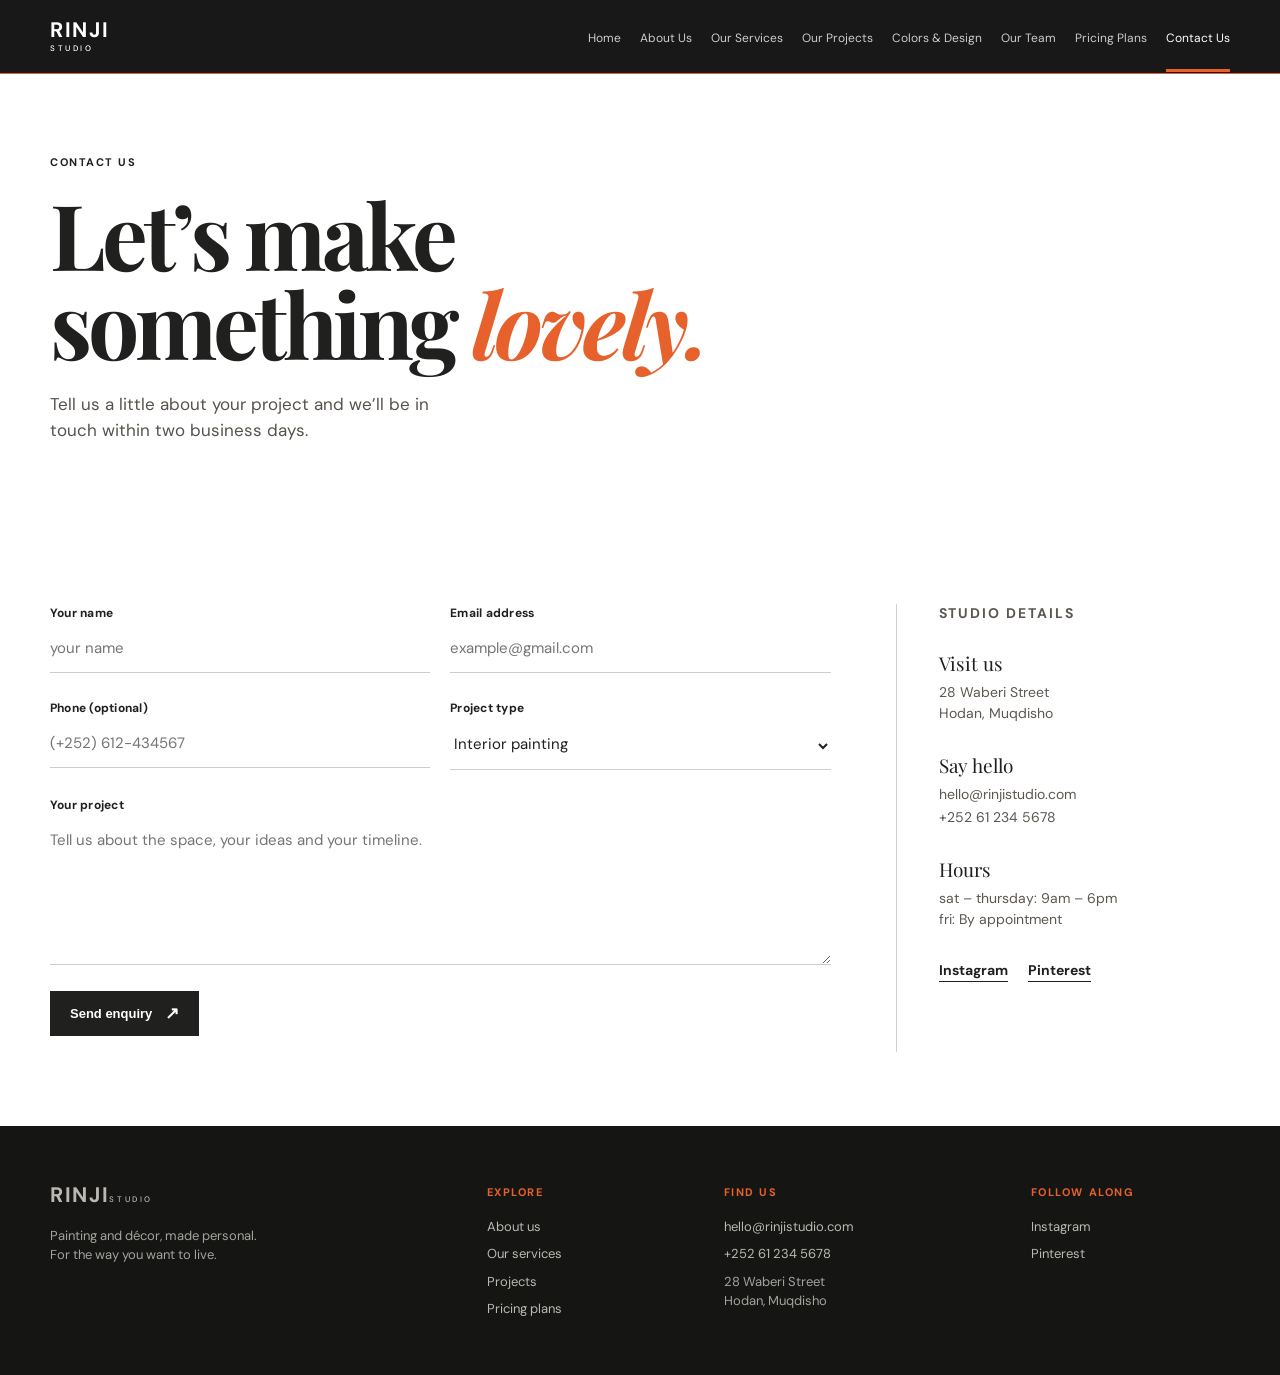
<file: contact.html>
<!doctype html>
<html lang="en">

<head>
  <meta charset="UTF-8" />
  <meta name="viewport" content="width=device-width, initial-scale=1.0" />
  <meta name="description" content="Contact RINJI Studio." />
  <title>Contact Us | RINJI Studio</title>
  <link rel="preconnect" href="https://fonts.googleapis.com" />
  <link rel="preconnect" href="https://fonts.gstatic.com" crossorigin />
  <link
    href="https://fonts.googleapis.com/css2?family=DM+Sans:wght@400;500;600;700&amp;family=Playfair+Display:wght@600;700;800&amp;display=swap"
    rel="stylesheet" />
  <link rel="stylesheet" href="styles.css" />
</head>

<body data-page="contact">
  <header class="site-header">
    <div class="container nav-wrap"><a class="logo" href="index.html"><span>RINJI</span><i>STUDIO</i></a>
      <nav class="desktop-nav" aria-label="Primary navigation"><a href="index.html">Home</a><a href="about.html">About
          Us</a><a href="services.html">Our Services</a><a href="projects.html">Our Projects</a><a
          href="colors.html">Colors &amp; Design</a><a href="team.html">Our Team</a><a href="pricing.html">Pricing
          Plans</a><a href="contact.html" class="active">Contact Us</a></nav>
    </div>
  </header>
  <main>
    <section class="contact-hero">
      <div class="container">
        <p class="eyebrow">Contact us</p>
        <h1>Let’s make<br />something <em>lovely.</em></h1>
        <p>Tell us a little about your project and we’ll be in touch within two business days.</p>
      </div>
    </section>
    <section class="container contact-layout">
      <form class="contact-form" id="contact-form">
        <div class="field-row"><label>Your name<input required name="name" type="text"
              placeholder="your name" /></label><label>Email address<input required name="email" type="email"
              placeholder="example@gmail.com" /></label></div>
        <div class="field-row"><label>Phone (optional)<input name="phone" type="tel"
              placeholder="(+252) 612-434567" /></label><label>Project type<select name="type">
              <option>Interior painting</option>
              <option>Decorative finishes</option>
              <option>Colour &amp; décor consultation</option>
              <option>Whole-home transformation</option>
            </select></label></div><label>Your project<textarea required name="message" rows="6"
            placeholder="Tell us about the space, your ideas and your timeline."></textarea></label><button
          class="button button-dark" type="submit">Send enquiry <span>↗</span></button>
        <p class="form-status" aria-live="polite"></p>
      </form>
      <aside class="contact-details">
        <p class="eyebrow">Studio details</p>
        <div>
          <h3>Visit us</h3>
          <p>28 Waberi Street<br />Hodan, Muqdisho</p>
        </div>
        <div>
          <h3>Say hello</h3><a href="mailto:hello@rinjistudio.com">hello@rinjistudio.com</a><a
            href="tel:+252612345678">+252 61 234 5678</a>
        </div>
        <div>
          <h3>Hours</h3>
          <p>sat – thursday: 9am – 6pm<br />fri: By appointment</p>
        </div>
        <div class="social-links"><a href="#">Instagram</a><a href="#">Pinterest</a></div>
      </aside>
    </section>
    <section class="contact-image"
      style="--bg:url('https://images.unsplash.com/photo-1618220179428-22790b461013?auto=format&amp;fit=crop&amp;w=2000&amp;q=85')">
      <div class="container">
        <p class="eyebrow light">A little colour can go a long way</p>
      </div>
    </section>
  </main>
  <footer class="site-footer">
    <div class="container footer-main">
      <div class="footer-brand"><a class="logo" href="index.html"><span>RINJI</span><i>STUDIO</i></a>
        <p>Painting and décor, made personal.<br />For the way you want to live.</p>
      </div>
      <div>
        <h4>Explore</h4><a href="about.html">About us</a><a href="services.html">Our services</a><a
          href="projects.html">Projects</a><a href="pricing.html">Pricing plans</a>
      </div>
      <div>
        <h4>Find us</h4><a href="mailto:hello@rinjistudio.com">hello@rinjistudio.com</a><a href="tel:+252612345678">+252
          61 234 5678</a>
        <p>28 Waberi Street<br />Hodan, Muqdisho</p>
      </div>
      <div>
        <h4>Follow along</h4><a href="#">Instagram</a><a href="#">Pinterest</a>
      </div>
    </div>

  </footer>
</body>

</html>
</file>
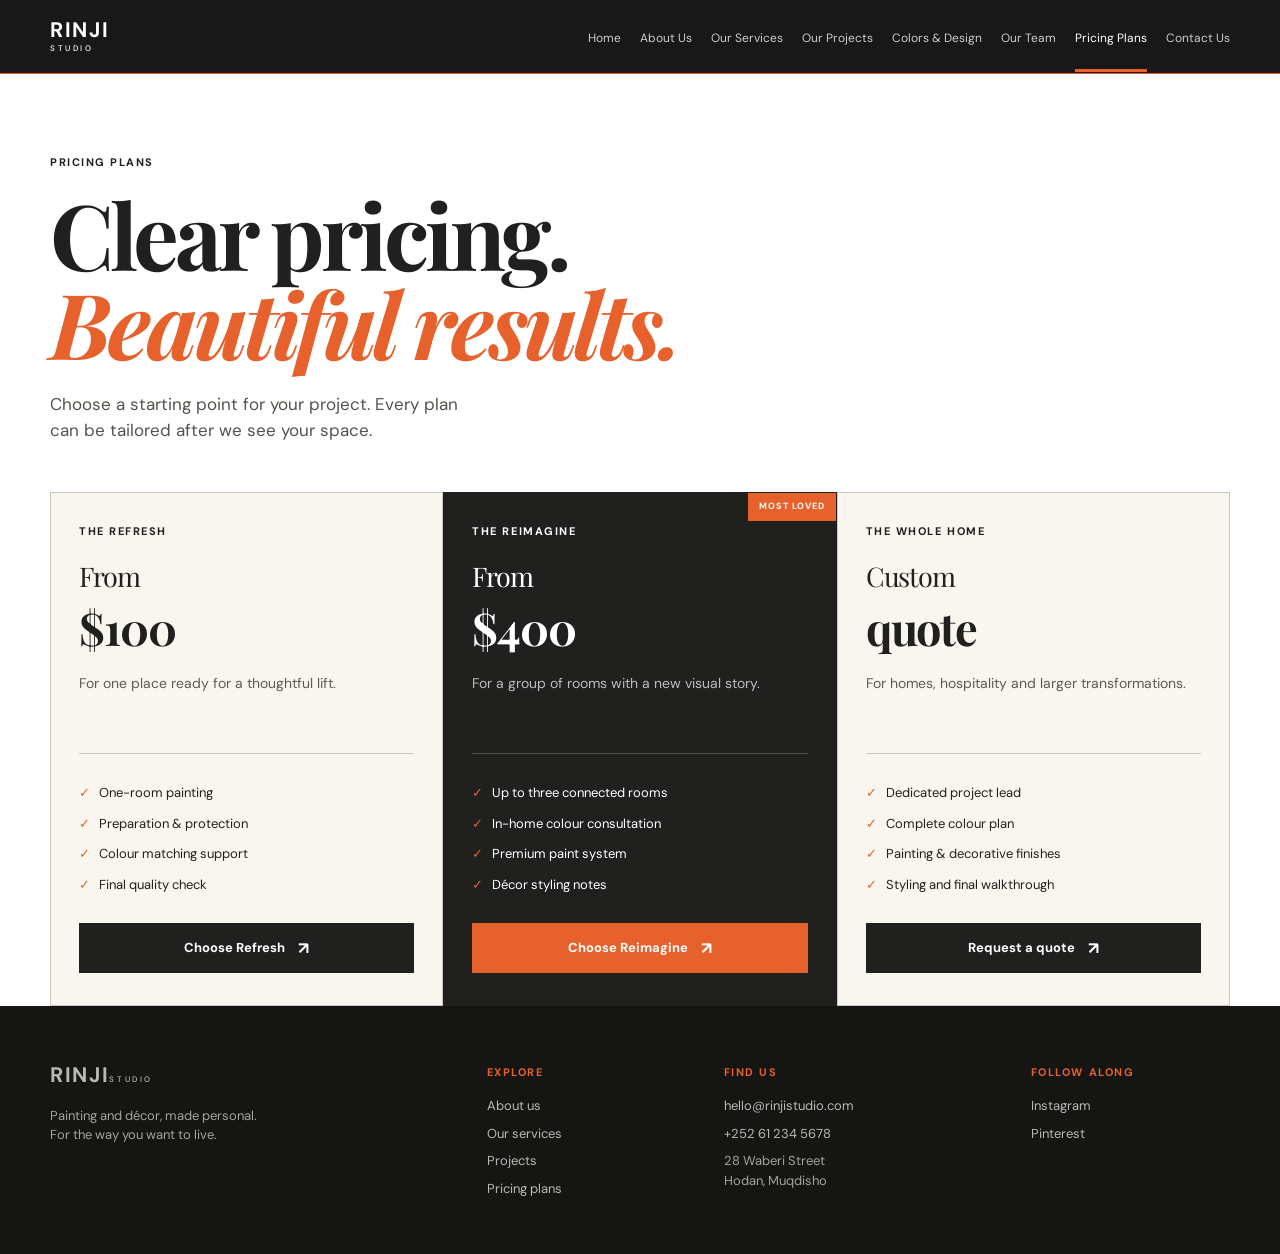
<file: pricing.html>
<!doctype html>
<html lang="en">

<head>
  <meta charset="UTF-8" />
  <meta name="viewport" content="width=device-width, initial-scale=1.0" />
  <meta name="description" content="RINJI Studio pricing plans." />
  <title>Pricing Plans | RINJI Studio</title>
  <link rel="preconnect" href="https://fonts.googleapis.com" />
  <link rel="preconnect" href="https://fonts.gstatic.com" crossorigin />
  <link
    href="https://fonts.googleapis.com/css2?family=DM+Sans:wght@400;500;600;700&amp;family=Playfair+Display:wght@600;700;800&amp;display=swap"
    rel="stylesheet" />
  <link rel="stylesheet" href="styles.css" />
</head>

<body data-page="pricing">
  <header class="site-header">
    <div class="container nav-wrap"><a class="logo" href="index.html"><span>RINJI</span><i>STUDIO</i></a>
      <nav class="desktop-nav" aria-label="Primary navigation"><a href="index.html">Home</a><a href="about.html">About
          Us</a><a href="services.html">Our Services</a><a href="projects.html">Our Projects</a><a
          href="colors.html">Colors &amp; Design</a><a href="team.html">Our Team</a><a href="pricing.html"
          class="active">Pricing Plans</a><a href="contact.html">Contact Us</a></nav>
    </div>
  </header>
  <main>
    <section class="pricing-hero">
      <div class="container">
        <p class="eyebrow">Pricing plans</p>
        <h1>Clear pricing.<br /><em>Beautiful results.</em></h1>
        <p>Choose a starting point for your project. Every plan can be tailored after we see your space.</p>
      </div>
    </section>
    <section class="container pricing-grid">
      <article class="price-card">
        <p class="eyebrow">The Refresh</p>
        <h2>From <strong>$100</strong></h2>
        <p>For one place ready for a thoughtful lift.</p>
        <ul>
          <li>One-room painting</li>
          <li>Preparation &amp; protection</li>
          <li>Colour matching support</li>
          <li>Final quality check</li>
        </ul><a class="button button-dark" href="contact.html">Choose Refresh <span>↗</span></a>
      </article>
      <article class="price-card featured">
        <div class="popular">Most loved</div>
        <p class="eyebrow light">The Reimagine</p>
        <h2>From <strong>$400</strong></h2>
        <p>For a group of rooms with a new visual story.</p>
        <ul>
          <li>Up to three connected rooms</li>
          <li>In-home colour consultation</li>
          <li>Premium paint system</li>
          <li>Décor styling notes</li>
        </ul><a class="button button-primary" href="contact.html">Choose Reimagine <span>↗</span></a>
      </article>
      <article class="price-card">
        <p class="eyebrow">The Whole Home</p>
        <h2>Custom <strong>quote</strong></h2>
        <p>For homes, hospitality and larger transformations.</p>
        <ul>
          <li>Dedicated project lead</li>
          <li>Complete colour plan</li>
          <li>Painting &amp; decorative finishes</li>
          <li>Styling and final walkthrough</li>
        </ul><a class="button button-dark" href="contact.html">Request a quote <span>↗</span></a>
      </article>
    </section>
    <section class="section pricing-included">
      <div class="container">
        <div>
          <p class="eyebrow">Always included</p>
          <h2>The details you<br />should never have<br />to <em>ask for.</em></h2>
        </div>
        <!-- <div class="included-grid">
          <p><span>✦</span><b>Clear communication</b>Know what is happening, and when.</p>
          <p><span>✦</span><b>Respect for your home</b>Clean, careful and considered from day one.</p>
          <p><span>✦</span><b>Work that lasts</b>Excellent materials and rigorous preparation.</p>
          <p><span>✦</span><b>Final walkthrough</b>We only leave when everything feels right.</p>
        </div>
      </div>
    </section>
    <section class="faq-mini container">
      <p class="eyebrow">A few questions</p>
      <hr class="section-rule" />
      <article>
        <h3>Can you work with my own paint colours?</h3>
        <p>Absolutely. We can match an existing palette, refine it, or build a new one around a favourite shade.</p>
      </article>
      <article>
        <h3>How soon can a project begin?</h3>
        <p>Most small projects can be scheduled within two to four weeks after your consultation.</p>
      </article>
      <article>
        <h3>Do you offer a warranty?</h3>
        <p>Yes. Our craft warranty covers workmanship, and we will explain the details before work begins.</p>
      </article>
    </section> -->
  </main>
  <footer class="site-footer">
    <div class="container footer-main">
      <div class="footer-brand"><a class="logo" href="index.html"><span>RINJI</span><i>STUDIO</i></a>
        <p>Painting and décor, made personal.<br />For the way you want to live.</p>
      </div>
      <div>
        <h4>Explore</h4><a href="about.html">About us</a><a href="services.html">Our services</a><a
          href="projects.html">Projects</a><a href="pricing.html">Pricing plans</a>
      </div>
      <div>
        <h4>Find us</h4><a href="mailto:hello@rinjistudio.com">hello@rinjistudio.com</a><a href="tel:+252612345678">+252
          61 234 5678</a>
        <p>28 Waberi Street<br />Hodan, Muqdisho</p>
      </div>
      <div>
        <h4>Follow along</h4><a href="#">Instagram</a><a href="#">Pinterest</a>
      </div>
    </div>
   
  </footer>
</body>

</html>
</file>
<file: styles.css>
:root {
  --ink: #20211f;
  --paper: #f5f0e9;
  --orange: #e6612c;
  --green: #69705b;
  --line: rgba(32, 33, 31, .18);
  --serif: 'Playfair Display', Georgia, serif;
  --sans: 'DM Sans', Arial, sans-serif
}

* {
  box-sizing: border-box
}

body {
  margin: 0;
  background: var(--paper);
  color: var(--ink);
  font: 16px/1.5 var(--sans)
}

a {
  color: inherit;
  text-decoration: none
}

img {
  display: block;
  width: 100%
}

h1,
h2,
h3,
p {
  margin-top: 0
}

h1,
h2 {
  font-family: var(--serif);
  letter-spacing: -.045em;
  font-weight: 700
}

h1 {
  font-size: clamp(3.5rem, 7.1vw, 6.6rem);
  line-height: .98;
  margin-bottom: 25px
}

h2 {
  font-size: clamp(2.4rem, 4.7vw, 4.55rem);
  line-height: 1.03;
  margin-bottom: 22px
}

h3 {
  font-size: 1.45rem;
  line-height: 1.12
}

em {
  color: var(--orange);
  font-style: italic
}

.container {
  width: min(1180px, calc(100% - 64px));
  margin-inline: auto
}

.section {
  padding: 120px 0
}

.eyebrow {
  margin-bottom: 21px;
  font-size: 11px;
  font-weight: 700;
  letter-spacing: .14em;
  line-height: 1.1;
  text-transform: uppercase
}

.eyebrow.light {
  color: #fff
}

.lead {
  font-size: 20px;
  line-height: 1.55
}

.section-rule {
  margin: 30px 0;
  border: 0;
  border-top: 1px solid var(--line)
}

.site-header {
  position: absolute;
  z-index: 10;
  width: 100%;
  color: #fff;
  border-bottom: 1px solid rgba(255, 255, 255, .25)
}

body:not([data-page="home"]):not([data-page="about"]):not([data-page="services"]):not([data-page="team"]) .site-header {
  position: relative;
  color: var(--ink);
  border-color: var(--line)
}

.nav-wrap {
  display: flex;
  align-items: center;
  gap: 30px;
  height: 78px
}

.logo {
  display: inline-flex;
  flex: none;
  flex-direction: column;
  min-width: 115px;
  letter-spacing: .12em;
  line-height: .75
}

.logo span {
  font-size: 21px;
  font-weight: 700;
  letter-spacing: .08em
}

.logo i {
  margin-top: 6px;
  font-size: 8px;
  font-style: normal;
  font-weight: 500;
  letter-spacing: .32em
}

.desktop-nav {
  display: flex;
  align-items: center;
  gap: 19px;
  margin-left: auto
}

.desktop-nav a {
  padding: 28px 0 24px;
  border-bottom: 2px solid transparent;
  font-size: 12px;
  opacity: .78;
  white-space: nowrap
}

.desktop-nav .active {
  border-color: var(--orange);
  opacity: 1
}

.hero {
  position: relative;
  display: flex;
  align-items: center;
  min-height: 800px;
  overflow: hidden;
  color: #fff;
  background: linear-gradient(90deg, rgba(22, 22, 19, .8), rgba(22, 22, 19, .38)), var(--bg) center/cover
}

.hero:after {
  position: absolute;
  inset: 0;
  content: '';
  background: linear-gradient(0deg, rgba(0, 0, 0, .35), transparent 55%)
}

.hero-content {
  position: relative;
  z-index: 1;
  padding-top: 75px
}

.hero-copy {
  width: min(470px, 90%);
  margin-bottom: 32px;
  font-size: 18px;
  color: rgba(255, 255, 255, .9)
}

.hero-glow {
  position: absolute;
  right: 10%;
  bottom: -20%;
  width: 440px;
  height: 440px;
  background: var(--orange);
  filter: blur(150px);
  opacity: .18
}

.hero-note {
  position: absolute;
  z-index: 1;
  right: max(32px, calc((100vw - 1180px)/2));
  bottom: 0;
  display: flex;
  gap: 12px;
  width: 310px;
  padding: 24px 27px;
  color: #fff;
  background: var(--orange);
  font-size: 13px
}

.hero-note p {
  margin: 0
}

.note-dot {
  display: block;
  flex: none;
  width: 9px;
  height: 9px;
  margin-top: 5px;
  border-radius: 50%;
  background: #fff
}

.button {
  display: inline-flex;
  align-items: center;
  justify-content: center;
  gap: 13px;
  padding: 14px 19px;
  border: 1px solid transparent;
  font-size: 13px;
  font-weight: 700
}

.button span {
  font-size: 17px;
  line-height: 0
}

.button-primary {
  color: #fff;
  background: var(--orange)
}

.button-ghost {
  margin-left: 8px;
  border-color: rgba(255, 255, 255, .65);
  color: #fff
}

.button-dark {
  color: #fff;
  background: var(--ink)
}

.button-outline-light {
  border-color: rgba(255, 255, 255, .7);
  color: #fff
}

.text-link {
  display: inline-flex;
  align-items: center;
  gap: 12px;
  margin-top: 12px;
  padding-bottom: 5px;
  border-bottom: 1px solid currentColor;
  font-weight: 700
}

.intro-section {
  padding-top: 115px;
  padding-bottom: 100px
}

.intro-grid {
  display: grid;
  grid-template-columns: 1.12fr .88fr;
  gap: 80px;
  align-items: end
}

.intro-grid .lead {
  margin-bottom: 24px
}

.stats-row {
  display: grid;
  grid-template-columns: repeat(4, 1fr);
  gap: 20px;
  margin-top: 65px;
  padding-top: 24px;
  border-top: 1px solid var(--line)
}

.stats-row strong {
  display: block;
  font-family: var(--serif);
  font-size: 43px;
  letter-spacing: -.05em
}

.stats-row span {
  color: #66645f;
  font-size: 12px
}

.section-dark {
  padding: 110px 0 120px;
  color: #fff;
  background: var(--ink)
}

.section-heading {
  margin-bottom: 48px
}

.section-heading.spread {
  display: flex;
  align-items: end;
  justify-content: space-between;
  gap: 32px
}

.section-heading h2 {
  margin-bottom: 0
}

.project-grid {
  display: grid;
  grid-template-columns: 1.5fr 1fr 1fr;
  gap: 18px;
  align-items: start
}

.project-card {
  position: relative;
  min-height: 400px;
  overflow: hidden;
  background: #444
}

.project-card.project-large {
  min-height: 530px
}

.project-card img {
  position: absolute;
  inset: 0;
  height: 100%;
  object-fit: cover
}

.project-card:after {
  position: absolute;
  inset: 50% 0 0;
  content: '';
  background: linear-gradient(transparent, rgba(0, 0, 0, .73))
}

.project-info {
  position: absolute;
  z-index: 1;
  bottom: 18px;
  left: 19px;
  color: #fff
}

.project-info b,
.project-info small {
  display: block
}

.project-info b {
  font-size: 16px
}

.project-info small {
  margin-top: 3px;
  font-size: 11px;
  opacity: .8
}

.services-strip {
  background: #e9d7c3
}

.split-media {
  display: grid;
  grid-template-columns: 1fr 1fr
}

.image-block {
  min-height: 610px
}

.image-block img {
  height: 100%;
  object-fit: cover
}

.content-block {
  display: flex;
  flex-direction: column;
  justify-content: center;
  padding: 100px clamp(38px, 7vw, 100px)
}

.content-block>p:not(.eyebrow) {
  max-width: 450px;
  margin-bottom: 32px;
  color: #55514a;
  font-size: 17px
}

.service-list {
  border-top: 1px solid rgba(32, 33, 31, .35)
}

.service-list a {
  display: flex;
  align-items: center;
  padding: 16px 0;
  border-bottom: 1px solid rgba(32, 33, 31, .35);
  font-size: 15px;
  font-weight: 600
}

.service-list span {
  margin-right: 14px;
  color: #777;
  font-size: 11px
}

.service-list i {
  margin-left: auto;
  color: var(--orange);
  font-size: 20px;
  font-style: normal
}

.quote-band {
  display: grid;
  align-items: center;
  min-height: 510px;
  color: #fff;
  background: linear-gradient(90deg, rgba(24, 25, 23, .8), rgba(24, 25, 23, .48)), var(--bg) center/cover
}

.quote-content {
  max-width: 930px
}

.quote-mark {
  display: block;
  height: 70px;
  color: var(--orange);
  font: 110px/1 var(--serif)
}

blockquote {
  margin: 0 0 25px;
  font: clamp(2rem, 4.3vw, 4rem)/1.12 var(--serif);
  letter-spacing: -.04em
}

.quote-content p {
  font-size: 12px;
  letter-spacing: .12em;
  text-transform: uppercase
}

.process-section .section-heading {
  max-width: 650px
}

.process-grid {
  display: grid;
  grid-template-columns: repeat(3, 1fr);
  border-top: 1px solid var(--line)
}

.process-grid article {
  min-height: 220px;
  padding: 28px 35px 10px 0
}

.process-grid article+article {
  padding-left: 35px;
  border-left: 1px solid var(--line)
}

.process-grid span,
.values-grid b {
  color: var(--orange);
  font-size: 12px;
  font-weight: 700
}

.process-grid h3 {
  margin: 30px 0 8px
}

.process-grid p {
  color: #65625d;
  font-size: 14px
}

.cta-section,
.project-cta {
  padding: 90px 0;
  color: #fff;
  background: var(--ink)
}

.cta-inner {
  display: flex;
  align-items: center;
  justify-content: space-between;
  gap: 30px
}

.cta-inner h2 {
  margin: 0
}

.site-footer {
  padding-top: 68px;
  color: #f3eee7;
  background: #151614
}

.footer-main {
  display: grid;
  grid-template-columns: 2fr 1fr 1.35fr 1fr;
  gap: 38px;
  padding-bottom: 64px
}

.footer-brand p {
  margin-top: 22px;
  font-size: 14px;
  opacity: .62
}

.site-footer h4 {
  margin: 4px 0 16px;
  color: var(--orange);
  font-size: 11px;
  letter-spacing: .14em;
  text-transform: uppercase
}

.site-footer a {
  display: block;
  margin: 8px 0;
  font-size: 13px;
  opacity: .75
}

.site-footer p {
  font-size: 13px;
  opacity: .65
}

.footer-bottom {
  display: flex;
  justify-content: space-between;
  padding: 17px 0 24px;
  border-top: 1px solid rgba(255, 255, 255, .13);
  font-size: 11px;
  opacity: .55
}

.page-hero,
.team-hero {
  display: flex;
  align-items: center;
  min-height: 620px;
  color: #fff;
  background: linear-gradient(90deg, rgba(22, 23, 20, .78), rgba(22, 23, 20, .25)), var(--bg) center/cover
}

.page-hero .container,
.team-hero .container {
  padding-top: 70px
}

.page-hero p:not(.eyebrow),
.team-hero p:not(.eyebrow) {
  max-width: 440px;
  font-size: 17px
}

.story-grid {
  display: grid;
  grid-template-columns: 1fr 1fr;
  gap: 100px
}

.body-copy {
  max-width: 500px;
  padding-top: 48px
}

.body-copy p {
  color: #57544f;
  font-size: 17px
}

.image-feature {
  position: relative
}

.image-feature img {
  height: 570px;
  object-fit: cover
}

.floating-caption {
  position: absolute;
  right: 0;
  bottom: -1px;
  display: flex;
  align-items: center;
  gap: 30px;
  padding: 21px 28px;
  color: #fff;
  background: var(--orange)
}

.floating-caption strong {
  font: 34px var(--serif)
}

.floating-caption span {
  max-width: 90px;
  font-size: 12px
}

.values-section {
  background: #e6d8c9
}

.values-grid {
  display: grid;
  grid-template-columns: repeat(3, 1fr);
  gap: 0;
  margin-top: 50px;
  border-top: 1px solid var(--line)
}

.values-grid article {
  padding: 28px 34px 0 0
}

.values-grid article+article {
  padding-left: 34px;
  border-left: 1px solid var(--line)
}

.values-grid h3 {
  margin: 28px 0 9px
}

.values-grid p {
  max-width: 270px;
  color: #56534e;
  font-size: 14px
}

.two-column-callout {
  display: grid;
  grid-template-columns: 1fr 1fr;
  align-items: center;
  color: #fff;
  background: var(--ink)
}

.two-column-callout img {
  height: 520px;
  object-fit: cover
}

.two-column-callout>div {
  padding: 70px
}

.two-column-callout>div>p:not(.eyebrow) {
  max-width: 370px;
  margin-bottom: 28px;
  opacity: .75
}

.service-intro {
  display: grid;
  grid-template-columns: .8fr 1.2fr;
  gap: 90px
}

.service-intro>div {
  max-width: 620px
}

.service-stack {
  padding-bottom: 110px
}

.service-row {
  display: grid;
  grid-template-columns: 100px 1fr .9fr;
  gap: 45px;
  align-items: start;
  padding: 55px 0;
  border-top: 1px solid var(--line)
}

.service-row:last-child {
  border-bottom: 1px solid var(--line)
}

.service-num {
  color: var(--orange);
  font: 14px var(--serif)
}

.service-row h3 {
  margin-bottom: 15px;
  font: clamp(2rem, 3.3vw, 3rem) var(--serif);
  letter-spacing: -.04em
}

.service-row p {
  max-width: 480px;
  color: #5e5b55
}

.service-row ul {
  margin: 25px 0 0;
  padding: 0;
  list-style: none;
  font-size: 14px
}

.service-row li {
  margin: 8px 0
}

.service-row li:before {
  padding-right: 10px;
  color: var(--orange);
  content: '✓'
}

.service-row img {
  height: 300px;
  object-fit: cover
}

.service-row.reverse {
  grid-template-columns: 100px .9fr 1fr
}

.service-row.reverse>div:nth-child(2) {
  order: 2
}

.service-row.reverse img {
  order: 1
}

.projects-heading {
  display: grid;
  grid-template-columns: 1fr 1.25fr;
  column-gap: 35px;
  padding: 125px 0 62px
}

.projects-heading h1 {
  grid-column: 1/2;
  grid-row: 2;
  margin: 0
}

.projects-heading>p:last-child {
  grid-column: 2;
  grid-row: 2;
  align-self: end;
  max-width: 385px;
  margin: 0;
  color: #55524e;
  font-size: 17px
}

.filters {
  display: flex;
  gap: 26px;
  margin-bottom: 45px;
  padding: 16px 0;
  border-top: 1px solid var(--line);
  border-bottom: 1px solid var(--line)
}

.filters button {
  padding: 2px 0;
  border: 0;
  color: #77736b;
  background: transparent;
  font: 600 12px var(--sans)
}

.filters button.active {
  color: var(--orange)
}

.masonry-grid {
  columns: 3;
  column-gap: 20px
}

.work-item {
  break-inside: avoid;
  margin-bottom: 35px
}

.work-item img {
  height: 290px;
  object-fit: cover
}

.work-item.tall img {
  height: 440px
}

.work-item>div {
  padding-top: 14px
}

.work-item p {
  margin-bottom: 6px;
  color: var(--orange);
  font-size: 10px;
  letter-spacing: .12em;
  text-transform: uppercase
}

.work-item h3 {
  margin: 0 0 3px;
  font-family: var(--serif)
}

.work-item span {
  color: #79756d;
  font-size: 12px
}

.project-cta {
  margin-top: 90px
}

.project-cta h2 {
  margin-bottom: 30px
}

.color-hero {
  position: relative;
  min-height: 580px;
  padding: 135px 0 0;
  overflow: hidden;
  background: #e9ddd0
}

.color-hero .container {
  position: relative;
  z-index: 1
}

.color-hero>div>p:not(.eyebrow) {
  max-width: 400px;
  color: #59544e;
  font-size: 17px
}

.paint-swatches {
  position: absolute;
  right: -30px;
  bottom: -60px;
  display: flex
}

.paint-swatches span {
  width: 135px;
  height: 330px;
  border-radius: 80px 80px 0 0;
  box-shadow: -2px 0 0 rgba(0, 0, 0, .06)
}

.paint-swatches span:nth-child(1) {
  background: #ba5738
}

.paint-swatches span:nth-child(2) {
  background: #dfae72
}

.paint-swatches span:nth-child(3) {
  background: #718065
}

.paint-swatches span:nth-child(4) {
  background: #36352e
}

.paint-swatches span:nth-child(5) {
  background: #d9c1ac
}

.color-intro {
  display: grid;
  grid-template-columns: 1fr 1fr;
  gap: 75px
}

.color-intro .lead {
  align-self: end;
  max-width: 510px
}

.palette-section {
  padding: 110px 0;
  color: #fff;
  background: var(--ink)
}

.palette-section .section-heading>p:last-child {
  max-width: 300px;
  color: rgba(255, 255, 255, .72);
  font-size: 15px
}

.palette-cards {
  display: grid;
  grid-template-columns: repeat(4, 1fr);
  margin-top: 46px
}

.palette-card {
  display: flex;
  flex-direction: column;
  min-height: 300px;
  padding: 22px;
  color: #fff
}

.palette-card span {
  font-size: 11px;
  font-weight: 700;
  letter-spacing: .11em
}

.palette-card h3 {
  margin: auto 0 3px;
  font-family: var(--serif)
}

.palette-card p {
  margin: 0;
  font-size: 12px;
  opacity: .85
}

.clay {
  background: #b95536
}

.cream {
  color: var(--ink);
  background: #e3d5c5
}

.moss {
  background: #6e775c
}

.ink {
  background: #363630
}

.design-split {
  display: grid;
  grid-template-columns: 1fr 1fr;
  gap: 100px;
  align-items: center
}

.design-photo img {
  height: 570px;
  object-fit: cover
}

.numbered-list {
  margin: 28px 0
}

.numbered-list p {
  display: flex;
  gap: 18px;
  margin: 0;
  padding: 15px 0;
  border-top: 1px solid var(--line);
  color: #67635d;
  font-size: 14px
}

.numbered-list p:last-child {
  border-bottom: 1px solid var(--line)
}

.numbered-list b {
  color: var(--orange)
}

.numbered-list strong {
  display: block;
  margin-bottom: 2px;
  color: var(--ink)
}

.team-hero {
  min-height: 600px
}

.team-intro {
  display: grid;
  grid-template-columns: 1fr 1fr;
  gap: 80px
}

.team-intro>div {
  max-width: 530px
}

.team-grid {
  display: grid;
  grid-template-columns: repeat(4, 1fr);
  gap: 18px;
  padding-bottom: 100px
}

.team-grid img {
  aspect-ratio: .76;
  object-fit: cover;
  filter: saturate(.78)
}

.team-grid h3 {
  margin: 13px 0 3px;
  font-family: var(--serif);
  font-size: 21px
}

.team-grid p {
  margin: 0;
  color: #747069;
  font-size: 12px
}

.team-note {
  padding: 90px 0;
  color: #fff;
  text-align: center;
  background: var(--orange)
}

.team-note span {
  font-size: 27px
}

.team-note blockquote {
  margin: 13px 0;
  font-size: clamp(2rem, 4.4vw, 3.8rem)
}

.team-note p {
  margin: 0;
  font-size: 11px;
  letter-spacing: .12em;
  text-transform: uppercase
}

.join-callout {
  display: flex;
  align-items: end;
  justify-content: space-between;
  padding: 70px;
  background: #e6d8c9
}

.join-callout h2 {
  margin-bottom: 15px
}

.join-callout p:not(.eyebrow) {
  max-width: 415px;
  color: #5b5650
}

.pricing-hero {
  padding: 125px 0 100px;
  background: #e7d8ca
}

.pricing-hero p:not(.eyebrow) {
  max-width: 420px;
  color: #56524d;
  font-size: 17px
}

.pricing-grid {
  display: grid;
  grid-template-columns: repeat(3, 1fr);
  align-items: stretch;
  margin-top: -38px
}

.price-card {
  position: relative;
  display: flex;
  flex-direction: column;
  min-height: 485px;
  padding: 40px 33px 33px;
  border: 1px solid var(--line);
  background: #f9f5ef
}

.price-card.featured {
  color: #fff;
  border-color: var(--ink);
  background: var(--ink)
}

.popular {
  position: absolute;
  top: 0;
  right: 0;
  padding: 7px 11px;
  color: #fff;
  background: var(--orange);
  font-size: 9px;
  font-weight: 700;
  letter-spacing: .11em;
  text-transform: uppercase
}

.price-card h2 {
  margin-bottom: 16px;
  font: 27px var(--serif);
  letter-spacing: -.04em
}

.price-card h2 strong {
  display: block;
  margin-top: 3px;
  font-size: 45px
}

.price-card>p:not(.eyebrow) {
  min-height: 44px;
  color: #5f5a54;
  font-size: 14px
}

.price-card.featured>p:not(.eyebrow) {
  color: rgba(255, 255, 255, .7)
}

.price-card ul {
  margin: 22px 0 auto;
  padding: 18px 0;
  border-top: 1px solid var(--line);
  list-style: none;
  font-size: 13px
}

.price-card.featured ul {
  border-color: rgba(255, 255, 255, .22)
}

.price-card li {
  margin: 11px 0
}

.price-card li:before {
  padding-right: 9px;
  color: var(--orange);
  content: '✓'
}

.pricing-included {
  background: #e9ddd0
}

.pricing-included>.container {
  display: grid;
  grid-template-columns: 1fr 1fr;
  gap: 90px
}

.included-grid {
  display: grid;
  grid-template-columns: 1fr 1fr;
  gap: 20px
}

.included-grid p {
  color: #5e5953;
  font-size: 13px
}

.included-grid span {
  display: block;
  color: var(--orange);
  font-size: 18px
}

.included-grid b {
  display: block;
  margin: 7px 0 3px;
  color: var(--ink)
}

.faq-mini {
  padding-bottom: 120px
}

.faq-mini article {
  max-width: 800px;
  padding: 18px 0;
  border-bottom: 1px solid var(--line)
}

.faq-mini h3 {
  margin: 0 0 8px;
  font: 22px var(--serif)
}

.faq-mini p {
  max-width: 640px;
  margin: 0;
  color: #5f5b55
}

.contact-hero {
  padding: 120px 0 98px;
  background: #e7d8c9
}

.contact-hero p:not(.eyebrow) {
  max-width: 425px;
  color: #57524c;
  font-size: 17px
}

.contact-layout {
  display: grid;
  grid-template-columns: 1.4fr .6fr;
  gap: 90px;
  padding: 95px 0
}

.contact-form label {
  display: block;
  font-size: 12px;
  font-weight: 700;
  letter-spacing: .02em
}

.field-row {
  display: grid;
  grid-template-columns: 1fr 1fr;
  gap: 20px
}

.contact-form input,
.contact-form textarea,
.contact-form select {
  display: block;
  width: 100%;
  margin: 5px 0 26px;
  padding: 11px 0 14px;
  border: 0;
  border-bottom: 1px solid var(--line);
  border-radius: 0;
  outline: 0;
  color: var(--ink);
  background: transparent;
  font: 15px var(--sans)
}

.contact-form textarea {
  resize: vertical
}

.contact-details {
  padding-left: 42px;
  border-left: 1px solid var(--line)
}

.contact-details>div {
  margin: 28px 0
}

.contact-details h3 {
  margin-bottom: 6px;
  font: 19px var(--serif)
}

.contact-details p,
.contact-details a {
  display: block;
  margin: 2px 0;
  color: #5c5751;
  font-size: 14px
}

.social-links {
  display: flex;
  gap: 20px
}

.social-links a {
  border-bottom: 1px solid currentColor;
  color: var(--ink);
  font-weight: 700
}

.contact-image {
  display: flex;
  align-items: end;
  min-height: 390px;
  padding-bottom: 45px;
  color: #fff;
  background: linear-gradient(0deg, rgba(0, 0, 0, .5), transparent), var(--bg) center/cover
}

@media(max-width:900px) {
  .nav-wrap {
    gap: 18px
  }

  .desktop-nav {
    flex: 1;
    gap: 15px;
    overflow-x: auto
  }

  .desktop-nav a {
    padding: 27px 0 23px
  }

  .hero {
    min-height: 720px
  }

  .project-grid {
    grid-template-columns: 1fr 1fr
  }

  .project-large {
    grid-column: span 2
  }

  .split-media {
    grid-template-columns: 1fr
  }

  .image-block {
    min-height: 410px
  }

  .content-block {
    padding: 75px 45px
  }

  .footer-main {
    grid-template-columns: 1.5fr 1fr 1fr
  }

  .footer-main>div:last-child {
    display: none
  }

  .story-grid,
  .service-intro,
  .design-split,
  .pricing-included>.container,
  .contact-layout {
    gap: 45px
  }

  .team-grid {
    grid-template-columns: 1fr 1fr;
    gap: 30px 18px
  }

  .service-row,
  .service-row.reverse {
    grid-template-columns: 65px 1fr
  }

  .service-row img,
  .service-row.reverse img {
    grid-column: 2;
    order: 3;
    width: 75%;
    height: 250px
  }

  .service-row.reverse>div:nth-child(2) {
    order: initial
  }

  .projects-heading {
    grid-template-columns: 1fr
  }

  .projects-heading h1,
  .projects-heading>p:last-child {
    grid-column: 1
  }

  .projects-heading>p:last-child {
    grid-row: 3;
    margin-top: 25px
  }

  .masonry-grid {
    columns: 2
  }

  .paint-swatches {
    opacity: .45
  }

  .color-hero {
    min-height: 500px
  }

  .palette-cards {
    grid-template-columns: 1fr 1fr
  }

  .pricing-grid {
    grid-template-columns: 1fr;
    max-width: 560px;
    margin-top: 0
  }

  .price-card {
    min-height: 0
  }

  .contact-layout {
    grid-template-columns: 1fr .55fr
  }

  .contact-details {
    padding-left: 25px
  }
}

@media(max-width:600px) {
  .container {
    width: min(100% - 40px, 1180px)
  }

  .nav-wrap {
    gap: 15px;
    height: 68px
  }

  .logo {
    min-width: 79px
  }

  .logo span {
    font-size: 16px
  }

  .logo i {
    font-size: 6px
  }

  .desktop-nav {
    gap: 13px
  }

  .desktop-nav a {
    padding: 22px 0 19px;
    font-size: 11px
  }

  .section {
    padding: 75px 0
  }

  h1 {
    font-size: 3.25rem
  }

  h2 {
    font-size: 2.55rem
  }

  .hero {
    min-height: 690px
  }

  .hero-content {
    padding-top: 80px
  }

  .hero-note {
    right: auto;
    left: 20px;
    width: calc(100% - 40px)
  }

  .button-ghost {
    margin-top: 10px;
    margin-left: 0
  }

  .intro-grid,
  .story-grid,
  .service-intro,
  .color-intro,
  .design-split,
  .team-intro,
  .pricing-included>.container,
  .contact-layout {
    grid-template-columns: 1fr;
    gap: 25px
  }

  .body-copy {
    padding-top: 0
  }

  .stats-row {
    grid-template-columns: 1fr 1fr;
    row-gap: 25px
  }

  .section-heading.spread,
  .cta-inner {
    display: block
  }

  .section-heading.spread .button {
    margin-top: 26px
  }

  .project-grid {
    grid-template-columns: 1fr
  }

  .project-large {
    grid-column: auto
  }

  .project-card,
  .project-card.project-large {
    min-height: 370px
  }

  .services-strip .container {
    width: 100%
  }

  .content-block {
    padding: 65px 30px
  }

  .quote-band {
    min-height: 430px
  }

  .process-grid,
  .values-grid {
    grid-template-columns: 1fr
  }

  .process-grid article+article,
  .values-grid article+article {
    padding-left: 0;
    border-top: 1px solid var(--line);
    border-left: 0
  }

  .process-grid article {
    min-height: 0;
    padding: 23px 0
  }

  .floating-caption {
    gap: 12px;
    padding: 15px
  }

  .image-feature img {
    height: 390px
  }

  .two-column-callout {
    grid-template-columns: 1fr
  }

  .two-column-callout img {
    height: 360px
  }

  .two-column-callout>div {
    padding: 50px 30px
  }

  .service-row,
  .service-row.reverse {
    grid-template-columns: 1fr;
    gap: 18px;
    padding: 40px 0
  }

  .service-row img,
  .service-row.reverse img {
    grid-column: auto;
    width: 100%;
    height: 230px
  }

  .projects-heading {
    padding: 90px 0 48px
  }

  .filters {
    gap: 22px;
    overflow: auto;
    white-space: nowrap
  }

  .masonry-grid {
    columns: 1
  }

  .work-item img,
  .work-item.tall img {
    height: 340px
  }

  .color-hero {
    min-height: 490px;
    padding-top: 92px
  }

  .paint-swatches {
    right: -150px
  }

  .palette-card {
    min-height: 220px;
    padding: 15px
  }

  .palette-card h3 {
    font-size: 21px
  }

  .design-photo img {
    height: 400px
  }

  .team-hero {
    min-height: 550px
  }

  .join-callout {
    display: block;
    padding: 45px 30px
  }

  .join-callout .button {
    margin-top: 18px
  }

  .price-card {
    padding: 33px 25px 26px
  }

  .included-grid {
    grid-template-columns: 1fr
  }

  .faq-mini {
    padding-bottom: 75px
  }

  .field-row {
    grid-template-columns: 1fr;
    gap: 0
  }

  .contact-details {
    padding: 35px 0 0;
    border-top: 1px solid var(--line);
    border-left: 0
  }

  .footer-main {
    grid-template-columns: 1fr 1fr;
    gap: 34px 20px
  }

  .footer-brand {
    grid-column: span 2
  }

  .footer-bottom {
    font-size: 10px
  }

  .site-footer {
    padding-top: 50px
  }

  .page-hero,
  .team-hero {
    min-height: 550px
  }
}

/* Compact black, white and orange refresh */
:root {
  --paper: #fff;
  --line: rgba(32, 33, 31, .22)
}

body {
  padding-top: 74px
}

.site-header,
body:not([data-page="home"]):not([data-page="about"]):not([data-page="services"]):not([data-page="team"]) .site-header {
  position: fixed;
  top: 0;
  left: 0;
  z-index: 50;
  height: 74px;
  color: #fff;
  border-bottom: 1px solid rgba(255, 255, 255, .34);
  background: #171817
}

.site-header:after {
  position: absolute;
  right: 0;
  bottom: -1px;
  left: 0;
  height: 1px;
  content: '';
  background: var(--orange)
}

.nav-wrap {
  height: 74px
}

.desktop-nav a {
  padding: 26px 0 22px
}

.desktop-nav .active {
  color: #fff;
  border-bottom-color: var(--orange);
  border-bottom-width: 3px
}

.section {
  padding: 78px 0
}

.intro-section {
  padding-top: 80px;
  padding-bottom: 72px
}

.section-dark,
.palette-section {
  padding: 76px 0
}

.cta-section,
.project-cta {
  padding: 64px 0
}

.hero {
  min-height: 620px
}

.page-hero,
.team-hero {
  min-height: 500px
}

.page-hero .container,
.team-hero .container {
  padding-top: 24px
}

.hero-content {
  padding-top: 34px
}

.hero-note {
  padding: 18px 22px
}

.image-block {
  min-height: 445px
}

.content-block {
  padding: 64px clamp(32px, 6vw, 76px)
}

.quote-band {
  min-height: 375px
}

.process-grid article {
  min-height: 155px;
  padding-top: 22px
}

.project-card {
  min-height: 315px
}

.project-card.project-large {
  min-height: 420px
}

.image-feature img {
  height: 440px
}

.two-column-callout img {
  height: 420px
}

.two-column-callout>div {
  padding: 52px
}

.service-stack {
  padding-bottom: 72px
}

.service-row {
  padding: 40px 0
}

.service-row img {
  height: 245px
}

.projects-heading {
  padding: 80px 0 42px
}

.work-item img {
  height: 240px
}

.work-item.tall img {
  height: 340px
}

.project-cta {
  margin-top: 62px
}

.color-hero {
  min-height: 430px;
  padding-top: 86px;
  background: #fff
}

.paint-swatches span:nth-child(1) {
  background: #e6612c
}

.paint-swatches span:nth-child(2) {
  background: #ffb08e
}

.paint-swatches span:nth-child(3) {
  background: #fff
}

.paint-swatches span:nth-child(4) {
  background: #20211f
}

.paint-swatches span:nth-child(5) {
  background: #e6612c
}

.values-section,
.services-strip,
.pricing-included,
.join-callout,
.pricing-hero,
.contact-hero {
  background: #fff
}

.palette-card.clay {
  background: #e6612c
}

.palette-card.cream {
  color: #20211f;
  background: #fff;
  border: 1px solid #20211f
}

.palette-card.moss {
  background: #20211f
}

.palette-card.ink {
  background: #454541
}

.design-photo img {
  height: 445px
}

.team-grid {
  padding-bottom: 70px
}

.team-note {
  padding: 62px 0
}

.pricing-hero {
  padding: 82px 0 70px
}

.price-card {
  min-height: 410px;
  padding: 32px 28px
}

.pricing-included>.container {
  gap: 65px
}

.contact-hero {
  padding: 82px 0 70px
}

.contact-layout {
  gap: 65px;
  padding: 74px 0
}

.contact-image {
  min-height: 310px
}

.site-footer {
  padding-top: 54px
}

.footer-main {
  padding-bottom: 48px
}

@media(max-width:900px) {
  body {
    padding-top: 68px
  }

  .site-header,
  body:not([data-page="home"]):not([data-page="about"]):not([data-page="services"]):not([data-page="team"]) .site-header {
    height: 68px
  }

  .nav-wrap {
    height: 68px
  }

  .desktop-nav a {
    padding: 23px 0 19px
  }

  .hero {
    min-height: 560px
  }

  .page-hero,
  .team-hero {
    min-height: 460px
  }

  .hero-content {
    padding-top: 22px
  }

  .section {
    padding: 64px 0
  }

  .image-block {
    min-height: 360px
  }

  .content-block {
    padding: 58px 42px
  }

  .project-card {
    min-height: 280px
  }

  .project-card.project-large {
    min-height: 370px
  }

  .service-row {
    padding: 34px 0
  }

  .service-row img {
    height: 220px
  }

  .image-feature img {
    height: 390px
  }

  .two-column-callout img {
    height: 370px
  }

  .design-photo img {
    height: 390px
  }

  .pricing-grid {
    margin-top: 0
  }

  .price-card {
    min-height: 0
  }

  .contact-layout {
    padding: 62px 0
  }
}

@media(max-width:600px) {
  body {
    padding-top: 62px
  }

  .site-header,
  body:not([data-page="home"]):not([data-page="about"]):not([data-page="services"]):not([data-page="team"]) .site-header,
  .nav-wrap {
    height: 62px
  }

  .desktop-nav a {
    padding: 19px 0 16px
  }

  .section {
    padding: 55px 0
  }

  .hero {
    min-height: 540px
  }

  .page-hero,
  .team-hero {
    min-height: 430px
  }

  .hero-content {
    padding-top: 10px
  }

  .hero-note {
    padding: 15px 18px
  }

  .project-card,
  .project-card.project-large {
    min-height: 300px
  }

  .content-block {
    padding: 52px 30px
  }

  .quote-band {
    min-height: 330px
  }

  .image-feature img,
  .design-photo img {
    height: 340px
  }

  .two-column-callout img {
    height: 320px
  }

  .two-column-callout>div {
    padding: 42px 30px
  }

  .work-item img,
  .work-item.tall img {
    height: 285px
  }

  .color-hero {
    min-height: 390px;
    padding-top: 65px
  }

  .palette-section {
    padding: 55px 0
  }

  .team-grid {
    padding-bottom: 55px
  }

  .pricing-hero,
  .contact-hero {
    padding: 62px 0 52px
  }

  .contact-layout {
    padding: 55px 0
  }

  .contact-image {
    min-height: 260px
  }
}

/* Deliberately simplified page structure: only the essential sections remain. */
body[data-page="home"] .hero-note,
body[data-page="home"] .stats-row,
body[data-page="home"] .services-strip,
body[data-page="home"] .quote-band,
body[data-page="home"] .process-section,
body[data-page="about"] .image-feature,
body[data-page="about"] .two-column-callout,
body[data-page="services"] .service-intro,
body[data-page="projects"] .filters,
body[data-page="projects"] .work-item:nth-child(n+5),
body[data-page="team"] .team-note,
body[data-page="pricing"] .pricing-included,
body[data-page="pricing"] .faq-mini,
body[data-page="contact"] .contact-image {
  display: none;
}

body[data-page="home"] .project-grid {
  grid-template-columns: 1.3fr 1fr;
}

body[data-page="home"] .project-grid .project-card:nth-child(3) {
  display: none;
}

body[data-page="home"] .project-card.project-large {
  grid-column: auto;
}

body[data-page="colors"] .design-split {
  grid-template-columns: 1fr;
  max-width: 610px;
}

body[data-page="colors"] .design-photo {
  display: none;
}

body[data-page="projects"] .masonry-grid {
  max-width: 900px;
}

/* Keep every navigation link visible; no horizontal header scrolling. */
@media (max-width: 900px) {
  .desktop-nav {
    justify-content: space-between;
    gap: 7px;
    overflow: visible;
  }

  .desktop-nav a {
    font-size: 10px;
  }
}

@media (max-width: 720px) {
  body {
    padding-top: 62px;
  }

  .site-header,
  body:not([data-page="home"]):not([data-page="about"]):not([data-page="services"]):not([data-page="team"]) .site-header {
    height: 62px;
  }

  .nav-wrap {
    display: flex;
    gap: 7px;
    height: 62px;
    padding: 0;
  }

  .logo {
    min-width: 18px;
  }

  .logo span {
    font-size: 0;
  }

  .logo span:after {
    content: 'R';
    font-size: 18px;
    font-weight: 700;
  }

  .logo i {
    display: none;
  }

  .desktop-nav {
    display: flex;
    flex: 1;
    justify-content: space-between;
    gap: 2px;
    width: auto;
    margin: 0;
    overflow: visible;
  }

  .desktop-nav a {
    display: flex;
    align-items: center;
    justify-content: center;
    min-width: 0;
    padding: 20px 0 16px;
    border-bottom-width: 2px;
    font-size: 0;
    line-height: 1;
    white-space: nowrap;
  }

  .desktop-nav a:after {
    font-size: 8px;
  }

  .desktop-nav a:nth-child(1):after {
    content: 'Home';
  }

  .desktop-nav a:nth-child(2):after {
    content: 'About';
  }

  .desktop-nav a:nth-child(3):after {
    content: 'Svc';
  }

  .desktop-nav a:nth-child(4):after {
    content: 'Work';
  }

  .desktop-nav a:nth-child(5):after {
    content: 'Color';
  }

  .desktop-nav a:nth-child(6):after {
    content: 'Team';
  }

  .desktop-nav a:nth-child(7):after {
    content: 'Plans';
  }

  .desktop-nav a:nth-child(8):after {
    content: 'Contact';
  }
}
</file>
